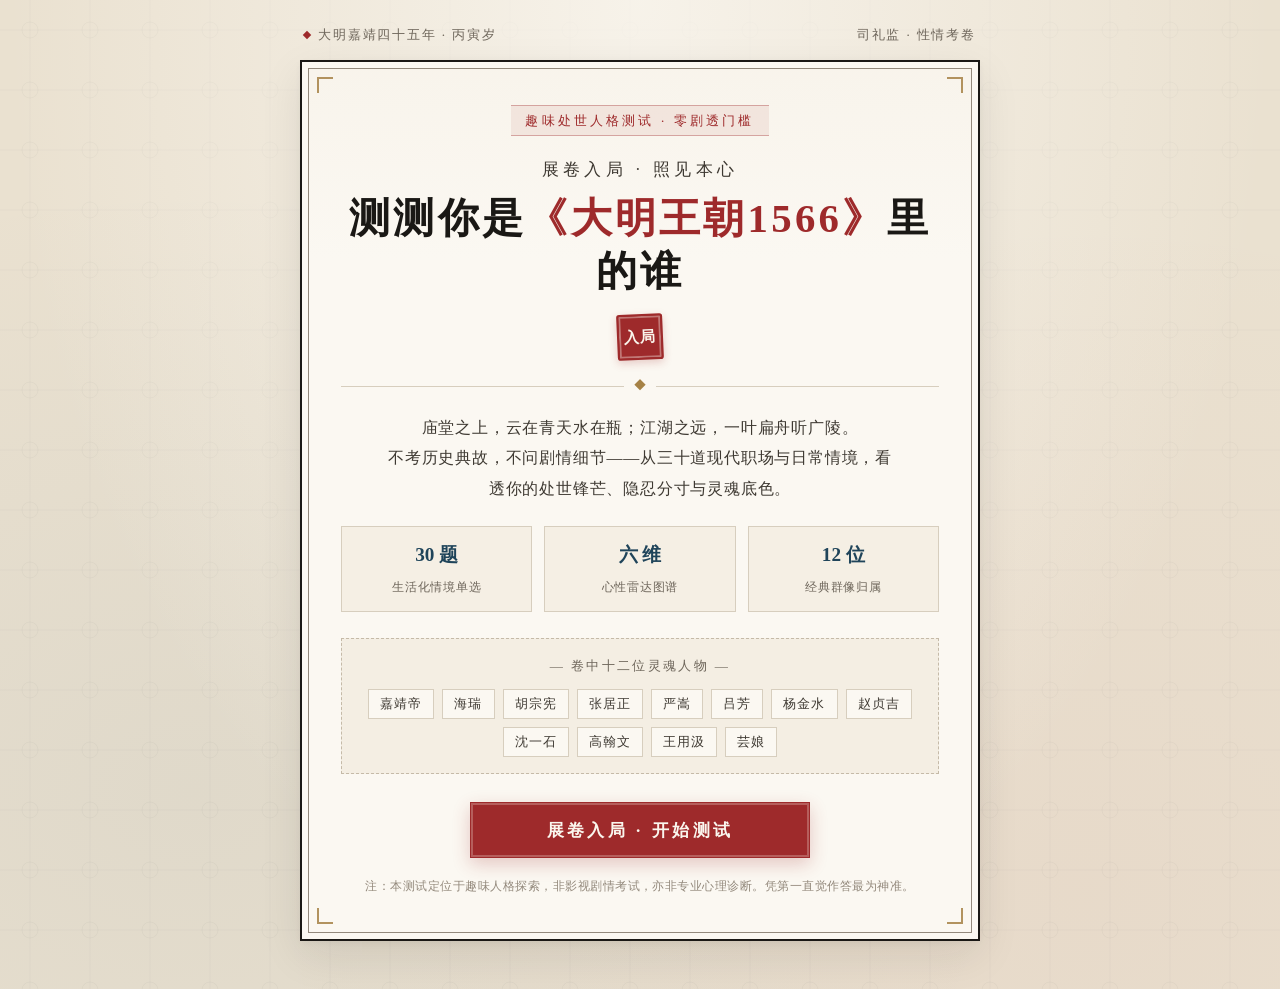
<file: index.html>
<!DOCTYPE html>
<html lang="zh-CN">
<head>
  <meta charset="UTF-8" />
  <meta name="viewport" content="width=device-width, initial-scale=1.0, maximum-scale=5.0" />
  <title>测测你是《大明王朝1566》里的谁 · 三十问照见本心</title>
  <meta name="description" content="30道现代生活与职场处境选择题，零门槛测出你在《大明王朝1566》中的灵魂对应人物与六维心性图谱。" />
  <link rel="icon" href="data:image/svg+xml,%3Csvg xmlns='http://www.w3.org/2000/svg' viewBox='0 0 64 64'%3E%3Crect width='64' height='64' rx='6' fill='%239E2A2B'/%3E%3Crect x='6' y='6' width='52' height='52' fill='none' stroke='%23FAF6EE' stroke-width='2' stroke-opacity='0.6'/%3E%3Ctext x='32' y='43' font-size='32' text-anchor='middle' fill='%23FAF6EE' font-family='serif' font-weight='bold'%3E明%3C/text%3E%3C/svg%3E" />
  <link rel="stylesheet" href="css/style.css" />
</head>
<body>
  <!-- 顶部卷首眉标 -->
  <header class="top-ambient-bar" aria-label="卷首款识">
    <span class="dynasty-mark">
      <i class="dot-ornament"></i>
      <span>大明嘉靖四十五年 · 丙寅岁</span>
    </span>
    <span>司礼监 · 性情考卷</span>
  </header>

  <main class="app-stage">
    <!-- ==================== 1. 测试首页 ==================== -->
    <section id="view-home" class="view-section active" aria-labelledby="main-quiz-title">
      <div class="ming-folio">
        <div class="ming-folio-inner">
          <span class="corner-ornament tl"></span>
          <span class="corner-ornament tr"></span>
          <span class="corner-ornament bl"></span>
          <span class="corner-ornament br"></span>

          <div class="hero-header">
            <span class="folio-kicker">趣味处世人格测试 · 零剧透门槛</span>
            <div class="hero-title-wrap">
              <span class="hero-pretitle">展卷入局 · 照见本心</span>
              <h1 id="main-quiz-title" class="hero-title">
                测测你是<span class="highlight-drama">《大明王朝1566》</span>里的谁
              </h1>
            </div>
            <div class="hero-seal-row">
              <span class="seal-stamp" aria-hidden="true">入局</span>
            </div>
          </div>

          <p class="hero-quote">
            庙堂之上，云在青天水在瓶；江湖之远，一叶扁舟听广陵。<br />
            不考历史典故，不问剧情细节——从三十道现代职场与日常情境，看透你的处世锋芒、隐忍分寸与灵魂底色。
          </p>

          <div class="spec-pills">
            <div class="spec-pill">
              <span class="spec-pill-num">30 题</span>
              <span class="spec-pill-label">生活化情境单选</span>
            </div>
            <div class="spec-pill">
              <span class="spec-pill-num">六 维</span>
              <span class="spec-pill-label">心性雷达图谱</span>
            </div>
            <div class="spec-pill">
              <span class="spec-pill-num">12 位</span>
              <span class="spec-pill-label">经典群像归属</span>
            </div>
          </div>

          <div class="roster-preview">
            <div class="roster-preview-title">— 卷中十二位灵魂人物 —</div>
            <div id="roster-chips" class="roster-chips"></div>
          </div>

          <div class="cta-group">
            <button id="btn-start" type="button" class="btn-primary">
              展卷入局 · 开始测试
            </button>
            <div id="resume-banner" class="resume-banner">
              <span>尚有未竟考卷（已答 <strong id="resume-count">0</strong>/30 题）</span>
              <button id="btn-resume" type="button" class="resume-link">继续作答 →</button>
            </div>
          </div>

          <p class="disclaimer-note">
            注：本测试定位于趣味人格探索，非影视剧情考试，亦非专业心理诊断。凭第一直觉作答最为神准。
          </p>
        </div>
      </div>
    </section>

    <!-- ==================== 2. 逐题作答页 ==================== -->
    <section id="view-quiz" class="view-section" aria-live="polite">
      <div class="ming-folio">
        <div class="ming-folio-inner">
          <span class="corner-ornament tl"></span>
          <span class="corner-ornament tr"></span>
          <span class="corner-ornament bl"></span>
          <span class="corner-ornament br"></span>

          <div class="quiz-progress-panel">
            <div class="quiz-meta-row">
              <span id="chapter-badge" class="chapter-badge">第一部分 · 日常状态</span>
              <span class="progress-counter">
                第 <strong id="current-q-num">01</strong> / <span id="total-q-num">30</span> 题
              </span>
            </div>
            <div class="progress-track" role="progressbar" aria-valuemin="1" aria-valuemax="30">
              <div id="progress-fill" class="progress-fill"></div>
            </div>
          </div>

          <div id="question-stage" class="question-stage">
            <div>
              <h2 id="question-title" class="question-title"></h2>
              <div id="options-list" class="options-list"></div>
            </div>

            <div class="quiz-nav-bar">
              <button id="btn-prev" type="button" class="nav-link-btn" disabled>
                ← 返回上一题
              </button>
              <span class="quiz-keyboard-tip">支持按键 A-D 作答</span>
              <button id="btn-next" type="button" class="nav-link-btn" disabled>
                下一题 →
              </button>
            </div>
          </div>
        </div>
      </div>
    </section>

    <!-- ==================== 3. 司礼监批红计算过渡页 ==================== -->
    <section id="view-computing" class="view-section" aria-live="polite">
      <div class="ming-folio">
        <div class="ming-folio-inner computing-box">
          <div class="seal-stamp computing-seal">批红</div>
          <h2 class="computing-title">司礼监正在合算心性图谱…</h2>
          <p class="computing-sub">权衡六维进退分寸，推演你的嘉靖朝命定入局人</p>
        </div>
      </div>
    </section>

    <!-- ==================== 4. 结果海报页 ==================== -->
    <section id="view-result" class="view-section" aria-labelledby="res-name">
      <!-- 海报主体卡片（适合直接手机截图分享小红书/朋友圈） -->
      <article id="poster-card" class="poster-card">
        <div class="poster-inner">
          <span class="corner-ornament tl"></span>
          <span class="corner-ornament tr"></span>
          <span class="corner-ornament bl"></span>
          <span class="corner-ornament br"></span>

          <div class="poster-top-meta">
            <span>《测测你是〈大明王朝1566〉里的谁》</span>
            <span>司礼监朱批判词</span>
          </div>

          <div class="character-hero">
            <div class="character-identity">
              <div class="match-kicker">
                <span>命定入局人物</span>
                <span id="res-match-pct" class="match-badge-pct">灵魂契合度 95%</span>
              </div>
              <div class="character-name-row">
                <h2 id="res-name" class="character-name">胡宗宪</h2>
                <span id="res-courtesy" class="character-courtesy">胡汝贞 · 东南柱石</span>
              </div>
              <div id="res-verdict" class="character-verdict">负重致远 · 泥泞孤臣</div>
            </div>

            <div class="character-emblem-box">
              <div id="res-seal" class="seal-stamp character-seal-large" aria-hidden="true">担当</div>
            </div>
          </div>

          <div id="res-tags" class="character-tags"></div>

          <blockquote class="quote-scroll-box">
            <p id="res-quote" class="quote-scroll-text"></p>
          </blockquote>

          <!-- 六维心性雷达图与数值面板 -->
          <div class="radar-panel">
            <div id="res-radar-wrap" class="radar-svg-wrap"></div>
            <div>
              <div id="res-dim-bars" class="dim-bars-list"></div>
              <div id="res-runner-up" class="runner-up-note"></div>
            </div>
          </div>

          <!-- 深度判词解析 -->
          <div class="analysis-sections">
            <div class="analysis-block">
              <h3 class="analysis-heading">
                <span class="heading-mark"></span>
                <span>性格本色</span>
              </h3>
              <p id="res-traits" class="analysis-body"></p>
            </div>

            <div class="analysis-block">
              <h3 class="analysis-heading">
                <span class="heading-mark"></span>
                <span>匹配理由</span>
              </h3>
              <p id="res-reason" class="analysis-body"></p>
            </div>

            <div class="analysis-block">
              <h3 class="analysis-heading">
                <span class="heading-mark"></span>
                <span>处世/职场隐藏优势</span>
              </h3>
              <p id="res-advantage" class="analysis-body"></p>
            </div>
          </div>

          <!-- 趣味彩蛋 · 嘉靖朝生存指南 -->
          <div class="easter-egg-panel">
            <h3 class="analysis-heading">
              <span class="heading-mark"></span>
              <span>趣味彩蛋 · 嘉靖朝生存指南</span>
            </h3>
            <div class="easter-grid">
              <div class="easter-item full-span">
                <div class="easter-label">🏮 大明生存结局</div>
                <div id="res-survival" class="easter-val"></div>
              </div>
              <div class="easter-item">
                <div class="easter-label">🤝 最佳同僚搭子</div>
                <div id="res-ally" class="easter-val"></div>
              </div>
              <div class="easter-item">
                <div class="easter-label">⚡ 宿命职场天敌</div>
                <div id="res-nemesis" class="easter-val"></div>
              </div>
              <div class="easter-item full-span">
                <div class="easter-label">📜 司礼监赠言锦囊</div>
                <div id="res-tip" class="easter-val"></div>
              </div>
            </div>
          </div>

          <footer class="poster-footer">
            <div class="poster-footer-left">
              <div class="poster-footer-cta">扫码入局 · 测测你是《大明王朝1566》里的谁</div>
              <div class="poster-footer-sub">30道大白话处世情境题 · 不考历史，只看透你的职场与性格底色</div>
              <span class="poster-footer-seal">大明王朝1566 · 灵魂人物图谱</span>
            </div>
            <div class="poster-qr-frame">
              <div id="res-qr-box" class="poster-qr-box" aria-label="测试网页二维码"></div>
              <span class="poster-qr-caption">长按或扫码测试</span>
            </div>
          </footer>
        </div>
      </article>

      <!-- 海报外置操作栏 -->
      <div class="result-actions-bar">
        <button id="btn-save-poster" type="button" class="btn-primary">
          保存带二维码高清海报（适合发小红书/朋友圈）
        </button>
        <button id="btn-copy-text" type="button" class="btn-secondary">
          复制专属分享文案
        </button>
        <button id="btn-clean-shot" type="button" class="btn-secondary">
          开启纯净截图模式
        </button>
        <button id="btn-restart" type="button" class="btn-secondary" style="grid-column: 1 / -1;">
          重新展卷测试
        </button>
      </div>

      <!-- 二维码跳转链接设置（部署上线后自动识别当前网址，也可手动指定） -->
      <div id="qr-url-config" class="qr-url-config">
        <div>🔗 <strong>海报二维码跳转网址</strong>（网页部署上线后会自动识别公网地址，也可手动填写你的分享链接）：</div>
        <div class="qr-url-row">
          <input id="qr-url-input" type="url" class="qr-url-input" placeholder="例如 https://你的网站域名.com" />
          <button id="btn-update-qr" type="button" class="qr-url-btn">更新二维码</button>
        </div>
      </div>
    </section>
  </main>

  <!-- 纯净截图提示浮条 -->
  <div id="clean-shot-toast" class="clean-shot-toast">
    已隐藏操作按钮，可直接截屏分享 · 点击任意处恢复
  </div>

  <!-- 全局轻提示 -->
  <div id="toast-msg" class="toast-msg" role="status" aria-live="polite"></div>

  <!-- 高清海报预览弹窗 -->
  <div id="poster-modal" class="poster-modal" role="dialog" aria-modal="true" aria-labelledby="poster-modal-title">
    <div class="poster-modal-box">
      <div class="poster-modal-header">
        <span id="poster-modal-title">专属判词海报已生成（含扫码二维码）</span>
        <button id="poster-modal-close" type="button" class="poster-modal-close" aria-label="关闭预览">×</button>
      </div>
      <div class="poster-modal-body">
        <img id="poster-modal-img" alt="大明王朝1566灵魂人物判词海报" />
      </div>
      <div class="poster-modal-tip">
        电脑端已自动下载 PNG；手机端可长按上方图片保存至相册
      </div>
    </div>
  </div>

  <script src="js/data.js"></script>
  <script src="js/qrcode.js"></script>
  <script src="js/app.js"></script>
</body>
</html>
</file>
<file: css/style.css>
/* ==========================================================================
   《测测你是〈大明王朝1566〉里的谁》 — 明代奏折·古籍刻本视觉系统
   配色：宣纸白 · 玄墨黑 · 朱砂红 · 群青蓝 · 泥金暗纹
   ========================================================================== */

:root {
  --bg-outer: #EAE1D0;
  --bg-paper: #F5EFE4;
  --bg-card: #FBF8F2;
  --bg-elevated: #EFE7D7;
  --ink-900: #1A1815;
  --ink-700: #3E3932;
  --ink-500: #6E665B;
  --ink-400: #93897C;
  --ink-200: #D7CEBE;
  --ink-100: #E6DFD2;

  --vermilion: #9E2A2B;
  --vermilion-hover: #822021;
  --vermilion-soft: rgba(158, 42, 43, 0.08);
  --vermilion-border: rgba(158, 42, 43, 0.35);

  --cobalt: #1F445A;
  --cobalt-soft: rgba(31, 68, 90, 0.08);

  --gold: #A68246;
  --gold-light: #C8A971;
  --gold-soft: rgba(166, 130, 70, 0.16);

  --font-serif: "Songti SC", "STSong", "Noto Serif SC", "Source Han Serif SC", "PMingLiU", "SimSun", Georgia, serif;
  --font-sans: -apple-system, BlinkMacSystemFont, "PingFang SC", "Hiragino Sans GB", "Microsoft YaHei", "Noto Sans SC", sans-serif;

  --shadow-scroll: 0 14px 40px rgba(26, 24, 21, 0.09), 0 2px 8px rgba(26, 24, 21, 0.05);
  --shadow-card: 0 6px 20px rgba(26, 24, 21, 0.06);
  --ease-out-quart: cubic-bezier(0.22, 1, 0.36, 1);
}

*,
*::before,
*::after {
  box-sizing: border-box;
  margin: 0;
  padding: 0;
}

html {
  font-size: 16px;
  -webkit-text-size-adjust: 100%;
  scroll-behavior: smooth;
}

body {
  min-height: 100vh;
  background-color: var(--bg-outer);
  background-image:
    radial-gradient(ellipse at 50% 0%, rgba(251, 248, 242, 0.75) 0%, transparent 70%),
    radial-gradient(ellipse at 85% 90%, rgba(158, 42, 43, 0.04) 0%, transparent 55%),
    radial-gradient(ellipse at 15% 80%, rgba(31, 68, 90, 0.05) 0%, transparent 55%),
    url("data:image/svg+xml,%3Csvg width='60' height='60' viewBox='0 0 60 60' xmlns='http://www.w3.org/2000/svg'%3E%3Cg fill='none' stroke='%2393897c' stroke-width='0.5' stroke-opacity='0.14'%3E%3Cpath d='M30 0v60M0 30h60'/%3E%3Ccircle cx='30' cy='30' r='8'/%3E%3C/g%3E%3C/svg%3E");
  color: var(--ink-900);
  font-family: var(--font-sans);
  line-height: 1.65;
  display: flex;
  flex-direction: column;
  align-items: center;
  padding: 24px 16px 48px;
  overflow-x: hidden;
}

/* 顶部古籍卷首眉标 */
.top-ambient-bar {
  width: 100%;
  max-width: 680px;
  display: flex;
  align-items: center;
  justify-content: space-between;
  padding: 0 4px 14px;
  color: var(--ink-500);
  font-family: var(--font-serif);
  font-size: 0.82rem;
  letter-spacing: 0.14em;
  user-select: none;
}

.top-ambient-bar .dynasty-mark {
  display: inline-flex;
  align-items: center;
  gap: 8px;
}

.top-ambient-bar .dot-ornament {
  width: 6px;
  height: 6px;
  background: var(--vermilion);
  transform: rotate(45deg);
  display: inline-block;
}

/* 主舞台容器 */
.app-stage {
  width: 100%;
  max-width: 680px;
  position: relative;
}

/* 视图切换通用动画 */
.view-section {
  display: none;
  animation: fadeRise 0.48s var(--ease-out-quart) forwards;
}

.view-section.active {
  display: block;
}

@keyframes fadeRise {
  from {
    opacity: 0;
    transform: translateY(14px);
  }
  to {
    opacity: 1;
    transform: translateY(0);
  }
}

/* 明刻本乌丝栏双层外框容器 */
.ming-folio {
  background: var(--bg-card);
  border: 2px solid var(--ink-900);
  padding: 6px;
  box-shadow: var(--shadow-scroll);
  position: relative;
}

.ming-folio-inner {
  border: 1px solid var(--ink-400);
  background:
    linear-gradient(180deg, rgba(245, 239, 228, 0.45) 0%, rgba(251, 248, 242, 0.92) 22%, rgba(251, 248, 242, 0.96) 100%);
  padding: 36px 32px;
  position: relative;
}

/* 四角回纹装饰角花 */
.corner-ornament {
  position: absolute;
  width: 16px;
  height: 16px;
  pointer-events: none;
  border-color: var(--gold);
  border-style: solid;
  opacity: 0.85;
}
.corner-ornament.tl { top: 8px; left: 8px; border-width: 2px 0 0 2px; }
.corner-ornament.tr { top: 8px; right: 8px; border-width: 2px 2px 0 0; }
.corner-ornament.bl { bottom: 8px; left: 8px; border-width: 0 0 2px 2px; }
.corner-ornament.br { bottom: 8px; right: 8px; border-width: 0 2px 2px 0; }

/* 篆刻朱砂方印 */
.seal-stamp {
  display: inline-flex;
  align-items: center;
  justify-content: center;
  width: 46px;
  height: 46px;
  background: var(--vermilion);
  color: #FAF5EC;
  font-family: var(--font-serif);
  font-weight: 700;
  font-size: 0.95rem;
  line-height: 1.1;
  letter-spacing: 0.08em;
  border-radius: 3px;
  border: 2px solid var(--vermilion);
  box-shadow: inset 0 0 0 2px rgba(250, 245, 236, 0.38), 0 3px 8px rgba(158, 42, 43, 0.22);
  text-align: center;
  padding: 3px;
  transform: rotate(-2.5deg);
  user-select: none;
}

.seal-stamp.outline {
  background: transparent;
  color: var(--vermilion);
  border: 2px solid var(--vermilion);
  box-shadow: inset 0 0 0 1px rgba(158, 42, 43, 0.28);
}

/* ==========================================================================
   首页 View (Home)
   ========================================================================== */
.hero-header {
  text-align: center;
  padding-bottom: 26px;
  border-bottom: 1px solid var(--ink-200);
  position: relative;
}

.hero-header::after {
  content: "◆";
  position: absolute;
  bottom: -9px;
  left: 50%;
  transform: translateX(-50%);
  background: var(--bg-card);
  padding: 0 10px;
  color: var(--gold);
  font-size: 0.72rem;
}

.folio-kicker {
  display: inline-block;
  font-family: var(--font-serif);
  font-size: 0.82rem;
  color: var(--vermilion);
  letter-spacing: 0.24em;
  border-top: 1px solid var(--vermilion-border);
  border-bottom: 1px solid var(--vermilion-border);
  padding: 4px 14px;
  margin-bottom: 20px;
  background: var(--vermilion-soft);
}

.hero-title-wrap {
  display: flex;
  flex-direction: column;
  align-items: center;
  gap: 8px;
  margin-bottom: 16px;
}

.hero-pretitle {
  font-family: var(--font-serif);
  font-size: 1.05rem;
  color: var(--ink-700);
  letter-spacing: 0.26em;
}

.hero-title {
  font-family: var(--font-serif);
  font-size: clamp(1.75rem, 5.2vw, 2.55rem);
  font-weight: 700;
  color: var(--ink-900);
  line-height: 1.3;
  letter-spacing: 0.08em;
}

.hero-title .highlight-drama {
  color: var(--vermilion);
  position: relative;
  display: inline-block;
}

.hero-seal-row {
  margin-top: 14px;
  display: flex;
  justify-content: center;
  align-items: center;
  gap: 12px;
}

.hero-quote {
  margin: 26px auto 22px;
  max-width: 520px;
  text-align: center;
  font-family: var(--font-serif);
  font-size: 1rem;
  color: var(--ink-700);
  line-height: 1.9;
  letter-spacing: 0.05em;
}

/* 规格徽章栏 */
.spec-pills {
  display: grid;
  grid-template-columns: repeat(3, 1fr);
  gap: 12px;
  margin: 22px 0 26px;
}

.spec-pill {
  background: var(--bg-paper);
  border: 1px solid var(--ink-200);
  padding: 12px 10px;
  text-align: center;
}

.spec-pill-num {
  display: block;
  font-family: var(--font-serif);
  font-size: 1.2rem;
  font-weight: 700;
  color: var(--cobalt);
  margin-bottom: 2px;
}

.spec-pill-label {
  font-size: 0.78rem;
  color: var(--ink-500);
  letter-spacing: 0.06em;
}

/* 十二人物群像预览区 */
.roster-preview {
  background: rgba(239, 231, 215, 0.55);
  border: 1px dashed var(--ink-300, #C5BAA8);
  padding: 16px 18px;
  margin-bottom: 28px;
}

.roster-preview-title {
  font-family: var(--font-serif);
  font-size: 0.82rem;
  color: var(--ink-500);
  text-align: center;
  letter-spacing: 0.18em;
  margin-bottom: 12px;
}

.roster-chips {
  display: flex;
  flex-wrap: wrap;
  justify-content: center;
  gap: 8px;
}

.roster-chip {
  font-family: var(--font-serif);
  font-size: 0.84rem;
  color: var(--ink-700);
  background: var(--bg-card);
  border: 1px solid var(--ink-200);
  padding: 3px 11px;
  letter-spacing: 0.08em;
}

/* 按钮组 */
.cta-group {
  display: flex;
  flex-direction: column;
  align-items: center;
  gap: 12px;
}

.btn-primary {
  appearance: none;
  border: 1px solid var(--vermilion);
  background: var(--vermilion);
  color: #FAF6EE;
  font-family: var(--font-serif);
  font-size: 1.08rem;
  font-weight: 700;
  letter-spacing: 0.2em;
  padding: 15px 42px;
  width: 100%;
  max-width: 340px;
  cursor: pointer;
  position: relative;
  transition: all 0.22s ease;
  box-shadow: 0 6px 18px rgba(158, 42, 43, 0.24), inset 0 0 0 2px rgba(250, 246, 238, 0.25);
}

.btn-primary:hover {
  background: var(--vermilion-hover);
  transform: translateY(-1px);
  box-shadow: 0 8px 22px rgba(158, 42, 43, 0.32), inset 0 0 0 2px rgba(250, 246, 238, 0.35);
}

.btn-primary:active {
  transform: translateY(1px);
}

.btn-secondary {
  appearance: none;
  background: var(--bg-card);
  border: 1px solid var(--ink-400);
  color: var(--ink-700);
  font-family: var(--font-serif);
  font-size: 0.92rem;
  letter-spacing: 0.12em;
  padding: 11px 22px;
  cursor: pointer;
  transition: all 0.2s ease;
}

.btn-secondary:hover {
  border-color: var(--ink-900);
  color: var(--ink-900);
  background: var(--bg-paper);
}

.resume-banner {
  display: none;
  align-items: center;
  justify-content: center;
  gap: 12px;
  font-size: 0.85rem;
  color: var(--cobalt);
  background: var(--cobalt-soft);
  border: 1px solid rgba(31, 68, 90, 0.22);
  padding: 8px 16px;
  width: 100%;
  max-width: 340px;
}

.resume-banner.visible {
  display: flex;
}

.resume-link {
  background: none;
  border: none;
  color: var(--vermilion);
  font-weight: 600;
  text-decoration: underline;
  cursor: pointer;
  font-size: 0.85rem;
}

.disclaimer-note {
  margin-top: 18px;
  text-align: center;
  font-size: 0.76rem;
  color: var(--ink-400);
  letter-spacing: 0.04em;
}

/* ==========================================================================
   答题页 View (Quiz)
   ========================================================================== */
.quiz-progress-panel {
  margin-bottom: 24px;
}

.quiz-meta-row {
  display: flex;
  align-items: baseline;
  justify-content: space-between;
  margin-bottom: 10px;
}

.chapter-badge {
  font-family: var(--font-serif);
  font-size: 0.85rem;
  color: var(--vermilion);
  letter-spacing: 0.14em;
  font-weight: 700;
  display: inline-flex;
  align-items: center;
  gap: 6px;
}

.chapter-badge::before {
  content: "";
  width: 3px;
  height: 13px;
  background: var(--vermilion);
  display: inline-block;
}

.progress-counter {
  font-family: var(--font-serif);
  font-size: 0.9rem;
  color: var(--ink-500);
  letter-spacing: 0.08em;
}

.progress-counter strong {
  color: var(--ink-900);
  font-size: 1.12rem;
}

.progress-track {
  width: 100%;
  height: 6px;
  background: var(--ink-100);
  border: 1px solid var(--ink-200);
  position: relative;
  overflow: hidden;
}

.progress-fill {
  height: 100%;
  width: 0%;
  background: linear-gradient(90deg, var(--cobalt) 0%, var(--vermilion) 100%);
  transition: width 0.36s var(--ease-out-quart);
}

/* 题目主体动画区 */
.question-stage {
  min-height: 350px;
  display: flex;
  flex-direction: column;
  justify-content: space-between;
}

.question-stage.anim-next {
  animation: slideInNext 0.32s var(--ease-out-quart);
}

.question-stage.anim-prev {
  animation: slideInPrev 0.32s var(--ease-out-quart);
}

@keyframes slideInNext {
  from { opacity: 0; transform: translateX(22px); }
  to { opacity: 1; transform: translateX(0); }
}

@keyframes slideInPrev {
  from { opacity: 0; transform: translateX(-22px); }
  to { opacity: 1; transform: translateX(0); }
}

.question-title {
  font-family: var(--font-serif);
  font-size: clamp(1.14rem, 3.4vw, 1.35rem);
  font-weight: 700;
  color: var(--ink-900);
  line-height: 1.62;
  margin-bottom: 24px;
  letter-spacing: 0.03em;
}

.options-list {
  display: flex;
  flex-direction: column;
  gap: 13px;
}

.option-btn {
  appearance: none;
  width: 100%;
  text-align: left;
  background: var(--bg-paper);
  border: 1px solid var(--ink-200);
  padding: 15px 18px;
  display: flex;
  align-items: flex-start;
  gap: 14px;
  cursor: pointer;
  transition: all 0.18s ease;
  position: relative;
  color: var(--ink-900);
  font-family: var(--font-sans);
  font-size: 0.97rem;
  line-height: 1.55;
}

.option-btn:hover {
  background: #FBF6EC;
  border-color: var(--gold);
  transform: translateX(3px);
}

.option-btn.selected {
  background: #FCF4F2;
  border-color: var(--vermilion);
  box-shadow: inset 3px 0 0 var(--vermilion), 0 3px 10px rgba(158, 42, 43, 0.08);
}

.option-key {
  flex-shrink: 0;
  width: 28px;
  height: 28px;
  border: 1px solid var(--ink-400);
  display: inline-flex;
  align-items: center;
  justify-content: center;
  font-family: var(--font-serif);
  font-size: 0.88rem;
  font-weight: 700;
  color: var(--ink-700);
  background: var(--bg-card);
  margin-top: 1px;
  transition: all 0.18s ease;
}

.option-btn:hover .option-key {
  border-color: var(--gold);
  color: var(--gold);
}

.option-btn.selected .option-key {
  background: var(--vermilion);
  border-color: var(--vermilion);
  color: #FAF6EE;
}

.option-text {
  flex: 1;
}

/* 底部翻页控制栏 */
.quiz-nav-bar {
  margin-top: 28px;
  padding-top: 18px;
  border-top: 1px solid var(--ink-100);
  display: flex;
  align-items: center;
  justify-content: space-between;
  gap: 12px;
}

.nav-link-btn {
  appearance: none;
  background: transparent;
  border: 1px solid var(--ink-200);
  color: var(--ink-700);
  font-family: var(--font-serif);
  font-size: 0.88rem;
  letter-spacing: 0.08em;
  padding: 8px 16px;
  cursor: pointer;
  transition: all 0.18s ease;
}

.nav-link-btn:hover:not(:disabled) {
  border-color: var(--ink-700);
  color: var(--ink-900);
  background: var(--bg-paper);
}

.nav-link-btn:disabled {
  opacity: 0.35;
  cursor: not-allowed;
}

.quiz-keyboard-tip {
  font-size: 0.76rem;
  color: var(--ink-400);
}

/* ==========================================================================
   司礼监批红过渡页 (Computing View)
   ========================================================================== */
.computing-box {
  text-align: center;
  padding: 64px 20px;
}

.computing-seal {
  width: 68px;
  height: 68px;
  margin: 0 auto 24px;
  font-size: 1.25rem;
  animation: stampPulse 1.1s ease-in-out infinite alternate;
}

@keyframes stampPulse {
  from { transform: scale(0.95) rotate(-3deg); box-shadow: 0 4px 12px rgba(158, 42, 43, 0.2); }
  to { transform: scale(1.04) rotate(1deg); box-shadow: 0 10px 28px rgba(158, 42, 43, 0.38); }
}

.computing-title {
  font-family: var(--font-serif);
  font-size: 1.3rem;
  color: var(--ink-900);
  letter-spacing: 0.2em;
  margin-bottom: 10px;
}

.computing-sub {
  font-size: 0.9rem;
  color: var(--ink-500);
  letter-spacing: 0.08em;
}

/* ==========================================================================
   结果海报卡片页 View (Result Poster)
   专为小红书 3:4 / 朋友圈长图截图优化
   ========================================================================== */
.poster-card {
  background: var(--bg-card);
  border: 2px solid var(--ink-900);
  padding: 6px;
  box-shadow: var(--shadow-scroll);
  position: relative;
}

.poster-inner {
  border: 1px solid var(--gold);
  background:
    radial-gradient(circle at 88% 8%, rgba(158, 42, 43, 0.06) 0%, transparent 42%),
    radial-gradient(circle at 10% 45%, rgba(31, 68, 90, 0.05) 0%, transparent 45%),
    linear-gradient(180deg, #F7F1E5 0%, #FBF8F2 25%, #FAF6ED 100%);
  padding: 32px 28px 26px;
  position: relative;
}

.poster-top-meta {
  display: flex;
  justify-content: space-between;
  align-items: center;
  font-family: var(--font-serif);
  font-size: 0.76rem;
  color: var(--ink-500);
  letter-spacing: 0.16em;
  padding-bottom: 14px;
  border-bottom: 1px solid var(--ink-200);
  margin-bottom: 22px;
}

/* 人物主视觉区 */
.character-hero {
  display: flex;
  align-items: flex-start;
  justify-content: space-between;
  gap: 16px;
  margin-bottom: 20px;
}

.character-identity {
  flex: 1;
}

.match-kicker {
  display: inline-flex;
  align-items: center;
  gap: 8px;
  font-size: 0.8rem;
  color: var(--vermilion);
  font-family: var(--font-serif);
  letter-spacing: 0.14em;
  margin-bottom: 6px;
}

.match-badge-pct {
  background: var(--vermilion);
  color: #FAF6EE;
  padding: 1px 8px;
  font-size: 0.75rem;
  letter-spacing: 0.06em;
}

.character-name-row {
  display: flex;
  align-items: baseline;
  flex-wrap: wrap;
  gap: 12px;
  margin-bottom: 6px;
}

.character-name {
  font-family: var(--font-serif);
  font-size: clamp(2.1rem, 6.5vw, 2.85rem);
  font-weight: 700;
  color: var(--ink-900);
  letter-spacing: 0.1em;
  line-height: 1.15;
}

.character-courtesy {
  font-family: var(--font-serif);
  font-size: 0.92rem;
  color: var(--ink-500);
  letter-spacing: 0.1em;
}

.character-verdict {
  font-family: var(--font-serif);
  font-size: 1.06rem;
  font-weight: 700;
  color: var(--cobalt);
  letter-spacing: 0.16em;
  margin-top: 4px;
}

.character-emblem-box {
  flex-shrink: 0;
  display: flex;
  flex-direction: column;
  align-items: center;
  gap: 8px;
}

.character-seal-large {
  width: 58px;
  height: 58px;
  font-size: 1.15rem;
  letter-spacing: 0.1em;
}

/* 人物判词标签 */
.character-tags {
  display: flex;
  flex-wrap: wrap;
  gap: 8px;
  margin-bottom: 20px;
}

.char-tag {
  font-family: var(--font-serif);
  font-size: 0.82rem;
  color: var(--ink-900);
  background: var(--bg-paper);
  border: 1px solid var(--gold-light);
  padding: 4px 12px;
  letter-spacing: 0.08em;
}

/* 专属记忆点金句文案框 */
.quote-scroll-box {
  background: var(--bg-paper);
  border-left: 3px solid var(--vermilion);
  border-right: 1px solid var(--ink-200);
  border-top: 1px solid var(--ink-200);
  border-bottom: 1px solid var(--ink-200);
  padding: 16px 20px;
  margin-bottom: 24px;
  position: relative;
}

.quote-scroll-text {
  font-family: var(--font-serif);
  font-size: 1.02rem;
  font-weight: 600;
  color: var(--ink-900);
  line-height: 1.75;
  letter-spacing: 0.04em;
}

/* 六维雷达与副人格双栏区 */
.radar-panel {
  display: grid;
  grid-template-columns: 220px 1fr;
  gap: 18px;
  align-items: center;
  background: rgba(245, 239, 228, 0.65);
  border: 1px solid var(--ink-200);
  padding: 16px 18px;
  margin-bottom: 22px;
}

.radar-svg-wrap {
  width: 100%;
  max-width: 220px;
  margin: 0 auto;
  display: flex;
  justify-content: center;
}

.radar-svg-wrap svg {
  width: 100%;
  height: auto;
  overflow: visible;
}

.dim-bars-list {
  display: flex;
  flex-direction: column;
  gap: 9px;
}

.dim-bar-item {
  display: grid;
  grid-template-columns: 42px 1fr 34px;
  align-items: center;
  gap: 8px;
  font-size: 0.8rem;
}

.dim-bar-name {
  font-family: var(--font-serif);
  font-weight: 700;
  color: var(--ink-700);
  letter-spacing: 0.06em;
}

.dim-bar-track {
  height: 6px;
  background: var(--ink-100);
  overflow: hidden;
}

.dim-bar-fill {
  height: 100%;
  background: var(--cobalt);
  transition: width 0.6s var(--ease-out-quart);
}

.dim-bar-val {
  text-align: right;
  font-family: var(--font-serif);
  color: var(--ink-500);
  font-weight: 600;
}

.runner-up-note {
  margin-top: 10px;
  padding-top: 8px;
  border-top: 1px dashed var(--ink-200);
  font-size: 0.79rem;
  color: var(--ink-500);
  display: flex;
  align-items: center;
  justify-content: space-between;
}

.runner-up-note strong {
  color: var(--vermilion);
  font-family: var(--font-serif);
}

/* 深度解析模块 */
.analysis-sections {
  display: flex;
  flex-direction: column;
  gap: 16px;
  margin-bottom: 22px;
}

.analysis-block {
  background: #FDFBF7;
  border: 1px solid var(--ink-100);
  padding: 15px 18px;
}

.analysis-heading {
  font-family: var(--font-serif);
  font-size: 0.95rem;
  font-weight: 700;
  color: var(--ink-900);
  letter-spacing: 0.12em;
  margin-bottom: 8px;
  display: flex;
  align-items: center;
  gap: 8px;
}

.analysis-heading .heading-mark {
  width: 8px;
  height: 8px;
  background: var(--vermilion);
  transform: rotate(45deg);
  display: inline-block;
}

.analysis-body {
  font-size: 0.91rem;
  color: var(--ink-700);
  line-height: 1.72;
  text-align: justify;
}

/* 趣味彩蛋 · 嘉靖朝生存指南 */
.easter-egg-panel {
  background: linear-gradient(135deg, rgba(31, 68, 90, 0.05) 0%, rgba(166, 130, 70, 0.08) 100%);
  border: 1px solid var(--gold-light);
  padding: 16px 18px;
  margin-bottom: 20px;
}

.easter-grid {
  display: grid;
  grid-template-columns: 1fr 1fr;
  gap: 12px;
  margin-top: 10px;
}

.easter-item {
  background: rgba(251, 248, 242, 0.85);
  border: 1px solid var(--ink-100);
  padding: 10px 12px;
}

.easter-item.full-span {
  grid-column: 1 / -1;
}

.easter-label {
  font-family: var(--font-serif);
  font-size: 0.77rem;
  color: var(--gold);
  font-weight: 700;
  letter-spacing: 0.1em;
  margin-bottom: 3px;
}

.easter-val {
  font-size: 0.86rem;
  color: var(--ink-900);
  line-height: 1.55;
}

/* 海报底部扫码入局落款栏 */
.poster-footer {
  padding-top: 16px;
  border-top: 1px solid var(--ink-200);
  display: flex;
  align-items: center;
  justify-content: space-between;
  gap: 16px;
}

.poster-footer-left {
  display: flex;
  flex-direction: column;
  gap: 5px;
  flex: 1;
}

.poster-footer-cta {
  font-family: var(--font-serif);
  font-size: 0.94rem;
  font-weight: 700;
  color: var(--ink-900);
  letter-spacing: 0.06em;
}

.poster-footer-sub {
  font-size: 0.78rem;
  color: var(--ink-500);
  line-height: 1.45;
}

.poster-footer-seal {
  align-self: flex-start;
  color: var(--vermilion);
  border: 1px solid var(--vermilion-border);
  background: var(--vermilion-soft);
  padding: 2px 8px;
  font-family: var(--font-serif);
  font-size: 0.72rem;
  letter-spacing: 0.08em;
  margin-top: 2px;
}

.poster-qr-frame {
  flex-shrink: 0;
  display: flex;
  flex-direction: column;
  align-items: center;
  gap: 4px;
}

.poster-qr-box {
  width: 84px;
  height: 84px;
  padding: 3px;
  background: #FFFFFF;
  border: 1px solid var(--gold-light);
  box-shadow: 0 2px 6px rgba(26, 24, 21, 0.06);
}

.poster-qr-box svg {
  width: 100%;
  height: 100%;
  display: block;
}

.poster-qr-caption {
  font-family: var(--font-serif);
  font-size: 0.68rem;
  color: var(--ink-500);
  letter-spacing: 0.1em;
}

/* 结果页底部操作栏（不进入海报卡片内部，截图更干净） */
.result-actions-bar {
  margin-top: 20px;
  display: grid;
  grid-template-columns: repeat(2, 1fr);
  gap: 12px;
}

.result-actions-bar .btn-primary {
  max-width: none;
  grid-column: 1 / -1;
  padding: 14px 24px;
}

/* 二维码跳转网址自定义设置条 */
.qr-url-config {
  margin-top: 14px;
  background: rgba(245, 239, 228, 0.75);
  border: 1px dashed var(--ink-200);
  padding: 12px 14px;
  font-size: 0.8rem;
  color: var(--ink-500);
}

.qr-url-row {
  display: flex;
  align-items: center;
  gap: 8px;
  margin-top: 6px;
}

.qr-url-input {
  flex: 1;
  min-width: 0;
  border: 1px solid var(--ink-200);
  background: #FFFFFF;
  color: var(--ink-900);
  padding: 7px 10px;
  font-size: 0.82rem;
  font-family: var(--font-sans);
  outline: none;
}

.qr-url-input:focus {
  border-color: var(--vermilion);
}

.qr-url-btn {
  appearance: none;
  background: var(--cobalt);
  color: #FAF6EE;
  border: none;
  padding: 7px 14px;
  font-family: var(--font-serif);
  font-size: 0.8rem;
  letter-spacing: 0.06em;
  cursor: pointer;
  white-space: nowrap;
}

.qr-url-btn:hover {
  opacity: 0.92;
}

/* 纯净截图模式 */
body.clean-shot-mode {
  padding-top: 12px;
  padding-bottom: 16px;
}

body.clean-shot-mode .top-ambient-bar,
body.clean-shot-mode .result-actions-bar,
body.clean-shot-mode .qr-url-config {
  display: none !important;
}

.clean-shot-toast {
  display: none;
  position: fixed;
  bottom: 16px;
  left: 50%;
  transform: translateX(-50%);
  background: rgba(26, 24, 21, 0.82);
  color: #FAF6EE;
  font-size: 0.8rem;
  padding: 8px 18px;
  border-radius: 999px;
  z-index: 100;
  letter-spacing: 0.06em;
  cursor: pointer;
}

body.clean-shot-mode .clean-shot-toast {
  display: block;
}

/* 轻提示 Toast */
.toast-msg {
  position: fixed;
  top: 22px;
  left: 50%;
  transform: translateX(-50%) translateY(-16px);
  background: var(--ink-900);
  color: #FAF6EE;
  border: 1px solid var(--gold);
  padding: 10px 22px;
  font-family: var(--font-serif);
  font-size: 0.88rem;
  letter-spacing: 0.08em;
  opacity: 0;
  pointer-events: none;
  transition: all 0.26s var(--ease-out-quart);
  z-index: 200;
  box-shadow: 0 8px 24px rgba(0, 0, 0, 0.18);
}

.toast-msg.show {
  opacity: 1;
  transform: translateX(-50%) translateY(0);
}

/* 海报图片预览弹窗（兼容微信/手机端长按保存） */
.poster-modal {
  display: none;
  position: fixed;
  inset: 0;
  background: rgba(20, 18, 15, 0.82);
  z-index: 300;
  align-items: center;
  justify-content: center;
  padding: 20px;
  backdrop-filter: blur(3px);
}

.poster-modal.open {
  display: flex;
}

.poster-modal-box {
  background: var(--bg-card);
  border: 2px solid var(--gold);
  max-width: 440px;
  width: 100%;
  max-height: 90vh;
  display: flex;
  flex-direction: column;
  overflow: hidden;
}

.poster-modal-header {
  padding: 12px 16px;
  background: var(--bg-paper);
  border-bottom: 1px solid var(--ink-200);
  display: flex;
  justify-content: space-between;
  align-items: center;
  font-family: var(--font-serif);
  font-size: 0.9rem;
  color: var(--ink-900);
}

.poster-modal-close {
  background: none;
  border: none;
  font-size: 1.3rem;
  color: var(--ink-700);
  cursor: pointer;
  line-height: 1;
  padding: 2px 6px;
}

.poster-modal-body {
  padding: 14px;
  overflow-y: auto;
  text-align: center;
}

.poster-modal-body img {
  width: 100%;
  height: auto;
  display: block;
  box-shadow: var(--shadow-card);
}

.poster-modal-tip {
  padding: 10px 16px 14px;
  text-align: center;
  font-size: 0.8rem;
  color: var(--ink-500);
  background: var(--bg-paper);
  border-top: 1px solid var(--ink-200);
}

/* ==========================================================================
   移动端响应式适配
   ========================================================================== */
@media (max-width: 600px) {
  body {
    padding: 14px 10px 36px;
  }

  .ming-folio-inner {
    padding: 24px 18px;
  }

  .spec-pills {
    gap: 8px;
  }

  .spec-pill {
    padding: 10px 6px;
  }

  .spec-pill-num {
    font-size: 1.05rem;
  }

  .quiz-keyboard-tip {
    display: none;
  }

  .option-btn {
    padding: 14px 14px;
    gap: 11px;
    font-size: 0.94rem;
  }

  .poster-inner {
    padding: 24px 18px 20px;
  }

  .radar-panel {
    grid-template-columns: 1fr;
    gap: 14px;
  }

  .radar-svg-wrap {
    max-width: 195px;
  }

  .easter-grid {
    grid-template-columns: 1fr;
    gap: 9px;
  }

  .poster-footer {
    gap: 12px;
  }

  .poster-qr-box {
    width: 74px;
    height: 74px;
  }

  .result-actions-bar {
    grid-template-columns: 1fr;
  }
}
</file>
